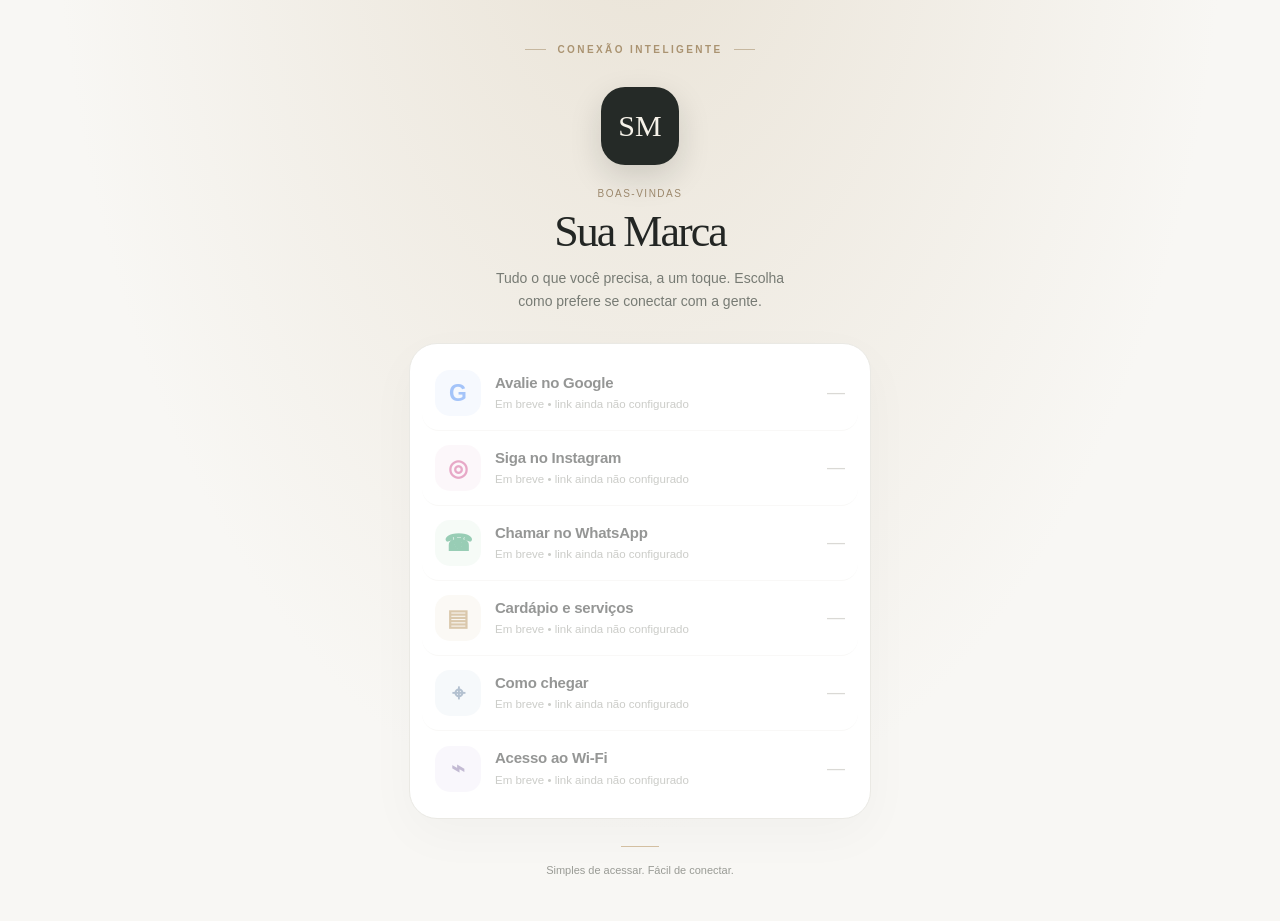
<file: index.html>
<!doctype html>
<html lang="pt-BR">
<head>
<meta charset="utf-8">
<meta name="viewport" content="width=device-width, initial-scale=1">
<meta name="theme-color" content="#f8f7f4">
<meta name="description" content="Encontre nossos canais, serviços e informações em um só lugar.">
<title>Sua Marca • Conecte-se</title>
<style>
:root{--background:#f8f7f4;--ink:#232624;--muted:#858780;--line:#eae9e4;--gold:#b5976b}
*{box-sizing:border-box}
body{margin:0;min-height:100vh;background:radial-gradient(ellipse at 50% -180px,#e9e2d5,transparent 65%),var(--background);color:var(--ink);font:14px/1.55 -apple-system,BlinkMacSystemFont,"Segoe UI",sans-serif}
main{width:min(100% - 36px,462px);margin:0 auto;padding:42px 0}
.top-label{font-size:10px;font-weight:700;text-transform:uppercase;letter-spacing:.24em;color:#aa9371;display:flex;justify-content:center;align-items:center;gap:11px}
.top-label:before,.top-label:after{content:"";width:21px;height:1px;background:#c6b79f}
header{text-align:center;padding:29px 16px 30px}
.monogram{height:78px;width:78px;margin:0 auto 21px;border-radius:24px;background:#252a27;color:#f6f2e9;box-shadow:0 12px 32px #11191626;display:grid;place-items:center;font:30px Georgia,serif}
.kicker{font-size:10px;letter-spacing:.15em;text-transform:uppercase;color:#9c886c;margin-bottom:8px}
h1{font:400 clamp(34px,9vw,44px)/1.05 Georgia,"Times New Roman",serif;letter-spacing:-.045em;margin:0 0 12px}
.description{max-width:315px;margin:0 auto;color:#777b74;font-size:14px;line-height:1.65}
.links{padding:12px;background:#fff;border:1px solid var(--line);border-radius:28px;box-shadow:0 16px 50px #2a292108}
.item{display:flex;align-items:center;gap:14px;min-height:75px;padding:12px 13px;border-radius:17px;color:inherit;text-decoration:none;transition:background .18s,transform .18s}
.item:not(:last-child){border-bottom:1px solid #f3f2ef}
a.item:hover{background:#f9f8f4;transform:translateY(-1px)}
a.item:focus-visible{outline:2px solid var(--gold);outline-offset:2px}
.item.inactive{opacity:.48;cursor:default}
.icon{width:46px;height:46px;flex:0 0 46px;border-radius:15px;display:grid;place-items:center;background:#f3f2ee;font-size:23px;font-weight:600}
.google{background:#edf3fe;color:#4285f4}.instagram{background:#faf0f5;color:#cf4b8c}.whatsapp{background:#edf7f0;color:#299765}.menu{background:#f7f3eb;color:#b48e54}.map{background:#eef3f7;color:#627f9e}.wifi{background:#f3f0f9;color:#8471a4}
.details{flex:1;min-width:0;display:flex;flex-direction:column}
.details strong{font-size:15px;line-height:1.35;font-weight:650;letter-spacing:-.015em}
.details small{color:#95978f;font-size:11.5px;margin-top:3px}
.arrow{font-size:18px;color:#b2b1a9}
footer{text-align:center;padding-top:27px;color:#999b95;font-size:11px}
footer:before{content:"";display:block;width:38px;height:1px;background:#d3bfa1;margin:0 auto 15px}
@media(max-width:365px){main{width:min(100% - 20px,462px);padding-top:25px}.links{padding:7px}.item{gap:10px;padding:10px 9px}.icon{width:41px;flex-basis:41px;height:41px}}
@media(prefers-reduced-motion:reduce){.item{transition:none}}
</style>
</head>
<body>
<main>
  <div class="top-label">Conexão inteligente</div>
  <header>
    <div class="monogram" id="monogram">SM</div>
    <div class="kicker" id="category">Boas-vindas</div>
    <h1 id="title">Sua Marca</h1>
    <p class="description" id="intro">Tudo o que você precisa, a um toque. Escolha como prefere se conectar com a gente.</p>
  </header>
  <nav class="links" id="links" aria-label="Links da empresa"></nav>
  <footer>Simples de acessar. Fácil de conectar.</footer>
</main>
<script>
/* EDITE AQUI: campos entre aspas; links vazios aparecem como "Em breve". */
const CONFIG = {
  nome: "Sua Marca",
  iniciais: "SM",
  categoria: "Boas-vindas",
  descricao: "Tudo o que você precisa, a um toque. Escolha como prefere se conectar com a gente.",
  links: {
    google: "",
    instagram: "",
    whatsapp: "",
    cardapio: "",
    localizacao: "",
    wifi: ""
  }
};
/* Exemplo de WhatsApp: https://wa.me/5555999999999 */
/* Para Google, use o link de solicitação de avaliações do Perfil da Empresa. */
/* Não coloque senhas de Wi-Fi nem dados sensíveis em páginas públicas. */
const itens = [
 {id:"google",nome:"Avalie no Google",sub:"Conte como foi sua experiência",ico:"G",cor:"google"},
 {id:"instagram",nome:"Siga no Instagram",sub:"Acompanhe novidades e conteúdos",ico:"◎",cor:"instagram"},
 {id:"whatsapp",nome:"Chamar no WhatsApp",sub:"Fale diretamente com a equipe",ico:"☎",cor:"whatsapp"},
 {id:"cardapio",nome:"Cardápio e serviços",sub:"Conheça o que oferecemos",ico:"▤",cor:"menu"},
 {id:"localizacao",nome:"Como chegar",sub:"Nossa localização no mapa",ico:"⌖",cor:"map"},
 {id:"wifi",nome:"Acesso ao Wi-Fi",sub:"Orientações para visitantes",ico:"⌁",cor:"wifi"}
];
document.getElementById("monogram").textContent=CONFIG.iniciais;
document.getElementById("category").textContent=CONFIG.categoria;
document.getElementById("title").textContent=CONFIG.nome;
document.getElementById("intro").textContent=CONFIG.descricao;
document.title=CONFIG.nome+" • Conecte-se";
const nav=document.getElementById("links");
function linkValido(raw){
  try { const url=new URL(String(raw||"").trim()); return ["https:","http:"].includes(url.protocol)?url.href:""; }
  catch { return ""; }
}
for(const item of itens){
  const url=linkValido(CONFIG.links[item.id]);
  const element=document.createElement(url?"a":"div");
  element.className="item"+(url?"":" inactive");
  if(url){element.href=url;element.target="_blank";element.rel="noopener noreferrer";element.setAttribute("aria-label",item.nome+": abrir link");}
  else{element.setAttribute("aria-disabled","true");}
  const icon=document.createElement("span");icon.className="icon "+item.cor;icon.textContent=item.ico;icon.setAttribute("aria-hidden","true");
  const text=document.createElement("span");text.className="details";
  const label=document.createElement("strong");label.textContent=item.nome;
  const hint=document.createElement("small");hint.textContent=url?item.sub:"Em breve • link ainda não configurado";
  text.append(label,hint);
  const arrow=document.createElement("span");arrow.className="arrow";arrow.textContent=url?"↗":"—";arrow.setAttribute("aria-hidden","true");
  element.append(icon,text,arrow);
  nav.append(element);
}
</script>
</body>
</html>
</file>
